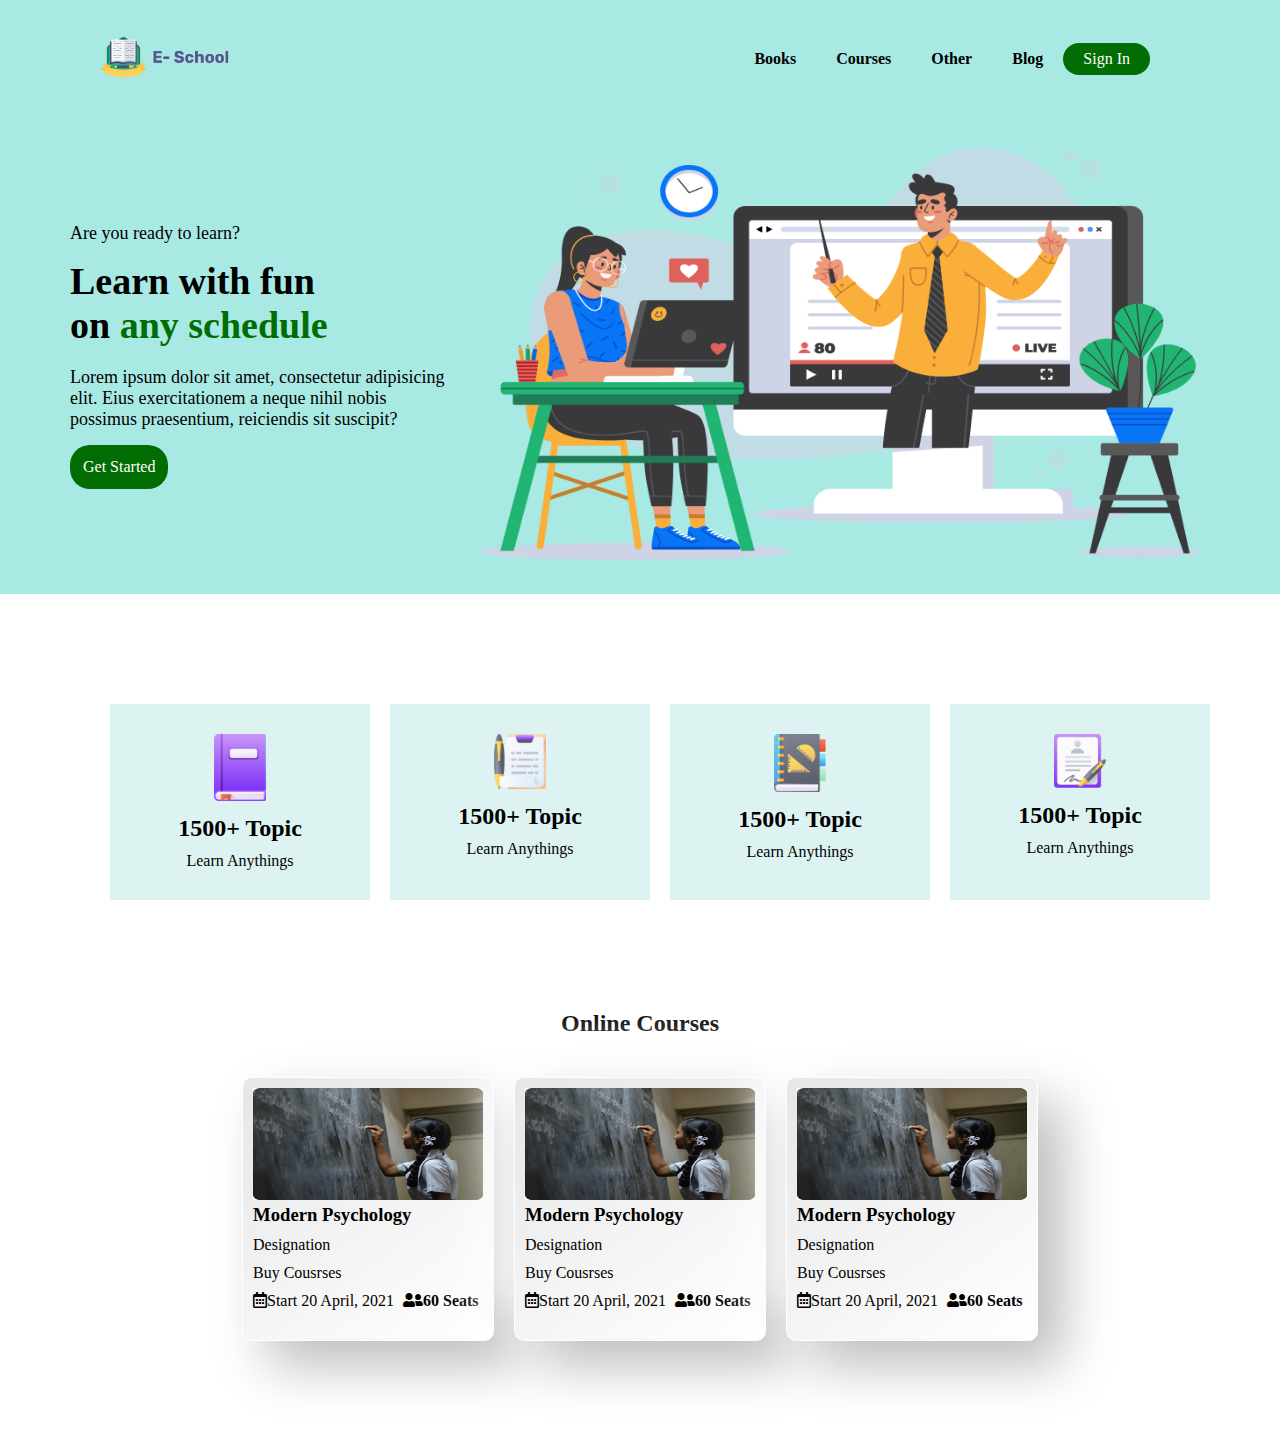
<file: Index.html>
<!-- E-school -->
<!DOCTYPE html>
<html lang="en">
<head>
    <meta charset="UTF-8">
    <title>E-School Project</title>
    <link rel="stylesheet" href="css/index.css">
</head>
<body>

<header>
    <div class="container">
        <div class="logo">
            <a href="#"><img src="img/E-school-logo.png" width="130" height="40" alt="Logo"></a>
        </div>
        <div class="menu">
            <nav>
                <ul>
                    <a href=""><li><strong>Books</strong></li></a>
                    <a href=""><li><strong>Courses</strong></li></a>
                    <a href=""><li><strong>Other</strong></li></a>
                    <a href="#"><li><strong>Blog</strong></li></a>
                    <a href="login.html">Sign In</a>
                </ul>
            </nav>
        </div>
    </div>

   <section class="content">
       <div class="container">
           <div class="col-md-4">
               <p>Are you ready to learn?</p>
               <h1><strong>Learn with fun<br> on <span>any schedule</span></strong></h1>
               <p>Lorem ipsum dolor sit amet, consectetur adipisicing elit. Eius exercitationem a neque nihil nobis possimus praesentium, reiciendis sit suscipit?</p>
               <a href="#">Get Started</a>
           </div>
           <div class="col-md-4">
               <img src="img/Frame.png" alt="Discuss" width="720" height="412">
           </div>
       </div>
   </section>


    
</header>

<section class="feature-section">
    <div class="container">
        <div class="col-md-4">
            <div class="feature">
                <img src="img/image%201.png" alt="Book">
                <h2>1500+ Topic</h2>
                <p>Learn Anythings</p>
            </div>
        </div>

        <div class="col-md-4">
            <div class="feature">
                <img src="img/image%202.png" alt="Book">
                <h2>1500+ Topic</h2>
                <p>Learn Anythings</p>
            </div>
        </div>

        <div class="col-md-4">
            <div class="feature">
                <img src="img/image%203.png" alt="Book">
                <h2>1500+ Topic</h2>
                <p>Learn Anythings</p>
            </div>
        </div>

        <div class="col-md-4">
            <div class="feature">
                <img src="img/image%204.png" alt="Book">
                <h2>1500+ Topic</h2>
                <p>Learn Anythings</p>
            </div>
        </div>
    </div>
</section>


<section class="Online-courses">
    <div class="container">
        <h2>Online Courses</h2>
        <div class="courses">
            <div class="col-md-4">
                <div class="inner-courses">
                    <img src="img/Girl.jpg" alt="girl" width="230" height="112">
                    <h3> Modern Psychology
                    </h3>
                    <p>Designation</p>
                    <a href="#">Buy Cousrses</a>
                    <div class="social-icon">
                        <div class="col-sm-4">
                            <i class="far fa-calendar-alt">Start 20 April, 2021</i>
                        </div>
                        <div class="col-sm-4">
                            <i class="fas fa-user-friends">60 Seats</i>
                        </div>
                    </div>
                </div>
            </div>


            <div class="col-md-4">
                <div class="inner-courses">
                    <img src="img/Girl.jpg" alt="girl" width="230" height="112">
                    <h3> Modern Psychology
                    </h3>
                    <p>Designation</p>
                    <a href="#">Buy Cousrses</a>
                    <div class="social-icon">
                        <div class="col-sm-4">
                            <i class="far fa-calendar-alt">Start 20 April, 2021</i>
                        </div>
                        <div class="col-sm-4">
                            <i class="fas fa-user-friends">60 Seats</i>
                        </div>
                    </div>
                </div>
            </div>

            <div class="col-md-4">
                <div class="inner-courses">
                    <img src="img/Girl.jpg" alt="girl" width="230" height="112">
                    <h3> Modern Psychology
                    </h3>
                    <p>Designation</p>
                    <a href="#">Buy Cousrses</a>
                    <div class="social-icon">
                        <div class="col-sm-4">
                            <i class="far fa-calendar-alt">Start 20 April, 2021</i>
                        </div>
                        <div class="col-sm-4">
                            <i class="fas fa-user-friends">60 Seats</i>
                        </div>
                    </div>
                </div>
            </div>
        </div>
    </div>
</section>




</body>
</html>
</file>
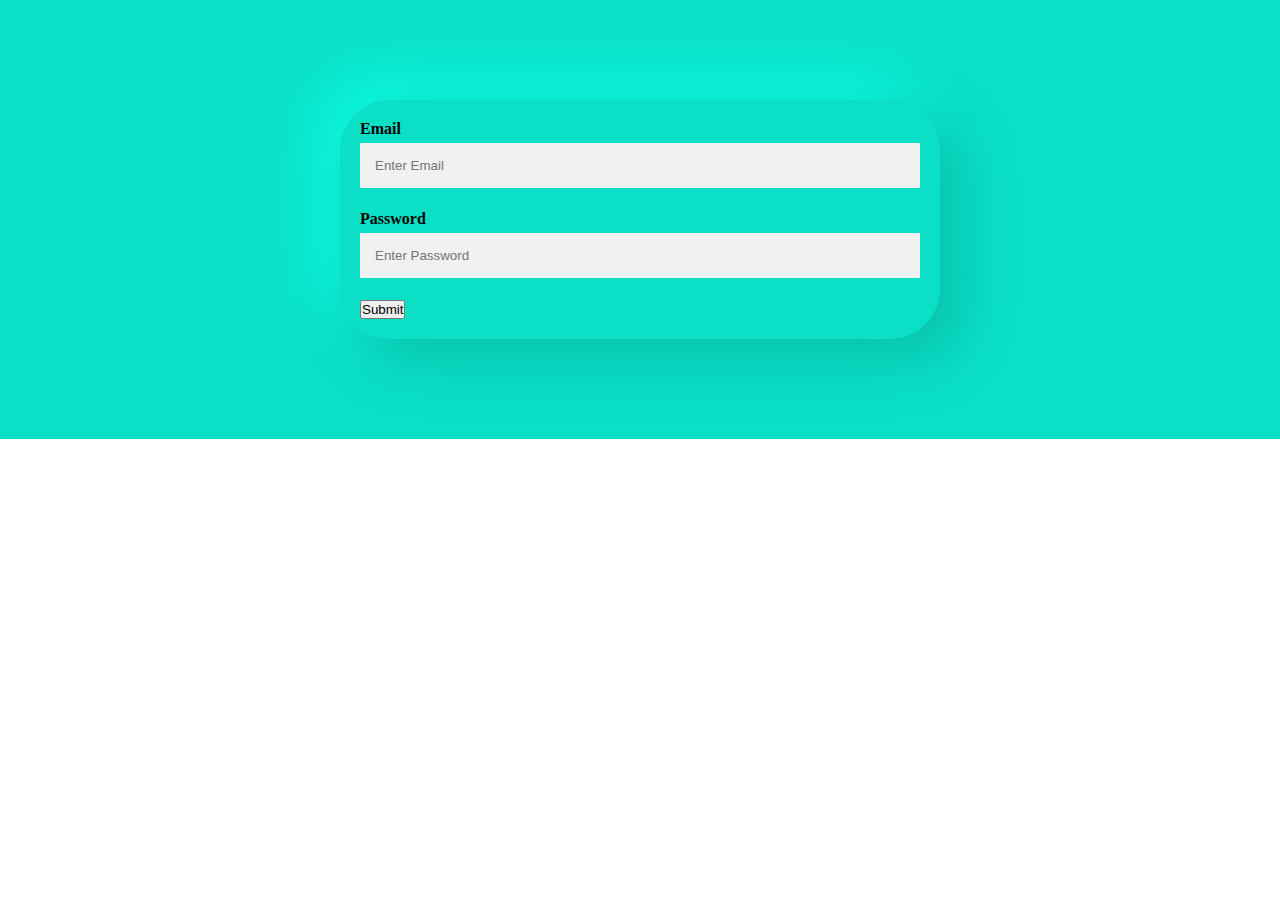
<file: login.html>
<!DOCTYPE html>
<html lang="en">
<head>
    <meta charset="UTF-8">
    <title>Title</title>
    <link rel="stylesheet" href="css/index.css">
</head>
<body>


<div class="login-section">
    <div class="login">
        <form>
            <div class="container">
                <label for="email"><b>Email</b></label>
                <input type="text" placeholder="Enter Email" name="email" id="email" required>

                <label for="psw"><b>Password</b></label>
                <input type="password" placeholder="Enter Password" name="psw" id="psw" required>

               <button type="button">Submit</button>

            </div>
        </form>
    </div>
</div>


</body>
</html>
</file>
<file: css/index.css>
@import "all.min.css";

*{
    margin: 0;
    padding: 0;
    box-sizing: border-box;
}

h2, p{
    margin: 0;
}

body{
    margin: 0;
}

header{
    background-color: #a8eae3;
}
header .container{
    display: flex;
    padding: 30px;
    width: 1200px;
    align-items: center;
    margin: auto;
    flex-wrap: wrap;
}

.logo{
    width: 20%;
    padding-left: 30px;
}


.menu{
    width: 80%;
    padding-right: 60px;
    text-align: right;
}
.menu nav ul{
    display: flex;
    align-items: center;
    justify-content: flex-end;
    flex-wrap: wrap;
}
.menu nav ul a:nth-of-type(5){
    padding: 7px 20px;
    background-color: #026d02;
    color: white;
    display: inline-block;
    text-decoration: none;
    border-radius: 20px;
}


.menu nav ul a{
    text-decoration: none;
    color: black;
    padding: 20px;
}
.menu nav ul a:hover{
    text-decoration: none;
    color: white;
    padding: 20px;
}

.menu nav ul a li {
    list-style: none;
}


/*start of content section*/

.content .container{
    display: flex;
    padding: 30px;
    width: 1200px;
    margin: auto;
    flex-wrap: wrap;
}

.content .container .col-md-4{
    width: 33.33%;
}


.content .container .col-md-4:nth-of-type(1){
    margin-right: 30px;
}

.content .container .col-md-4:nth-of-type(1) p{
    font-size: 18px;
    margin-bottom: 15px;
}


.content .container .col-md-4:nth-of-type(1) h1{
    font-size: 38px;
    margin-bottom: 20px;
}
.content .container .col-md-4:nth-of-type(1) h1 span{
    color: #026d02;
}

.content .container .col-md-4:nth-of-type(1) a{
    padding: 13px;
    background-color: #026d02;
    color: white;
    display: inline-block;
    text-decoration: none;
    border-radius: 20px;
}


/*design for login section*/
.login-section{
    background-color:#0be0c7 ;
    padding: 100px;
}



.login{
    width: 600px;


    flex: 0 0 auto;
    margin:  auto;
    padding: 20px;
    border-radius: 50px;
    box-shadow:  20px 20px 60px #09bea9,
    -20px -20px 60px #0dffe5;
}


input[type=text], input[type=password] {
    width: 100%;
    padding: 15px;
    margin: 5px 0 22px 0;
    display: inline-block;
    border: none;
    background: #f1f1f1;
}

input[type=text]:focus, input[type=password]:focus {
    background-color: #ddd;
    outline: none;
}


/*start of feature section*/


.feature-section{
    padding: 100px;
}


.feature-section .container{
    width: 1200px;
    display: flex;
    flex-wrap: wrap;
    margin: auto;
}

.feature-section .container .col-md-4{
    width: 260px;
    text-align: center;
}

.feature-section .container .col-md-4 img{
    max-width: 20%;
    margin-bottom: 10px;
}
.feature-section .container .col-md-4 h2{
    margin-bottom: 10px;

}

.feature-section .container .col-md-4{

    background-color: #ddf3f2;
    padding: 30px 0px;
    margin: 10px;
}


.feature-section .container .col-md-4:hover{
    background: linear-gradient(145deg, #f0f0f0, #cacaca);
    box-shadow:  20px 20px 60px #bebebe,
    -20px -20px 60px #ffffff;
    padding: 30px 0px;
    margin: 10px;
}

/*end of feature section*/

/*start of online courses section*/

.Online-courses{
    margin-bottom: 100px;
}

.Online-courses .container{
    width: 1200px;
    margin: auto;
}

.Online-courses .container h2{
    text-align: center;
    margin-bottom: 30px;
}


.Online-courses .container .courses{
    display: flex;
    flex-wrap: wrap;
    justify-content: center;
}

.Online-courses .container .courses .col-md-4 .social-icon{
    display: flex;
    flex-wrap: wrap;
}


.Online-courses .container .courses .col-md-4 .social-icon>.col-sm-4:nth-of-type(1){
    width: 150px;
}
.Online-courses .container .courses .col-md-4 {
    margin: 10px;
    padding: 10px 10px 30px 10px;
    border-radius: 10px;
    border: 1px solid white;
    background: linear-gradient(145deg, #e6e6e6, #ffffff);
    box-shadow:  25px 25px 53px #bdbdbd,
    -25px -25px 53px #ffffff;
}

.Online-courses .container .courses .col-md-4 h3{
    margin-bottom: 10px;
}

.Online-courses .container .courses .col-md-4 p{
    margin-bottom: 10px;
}
.Online-courses .container .courses .col-md-4 a{
    color: black;
    text-decoration: none;
}

.Online-courses .container .courses .col-md-4 .social-icon{
    margin-top: 10px;
}

/*end of online courses section*/
</file>
